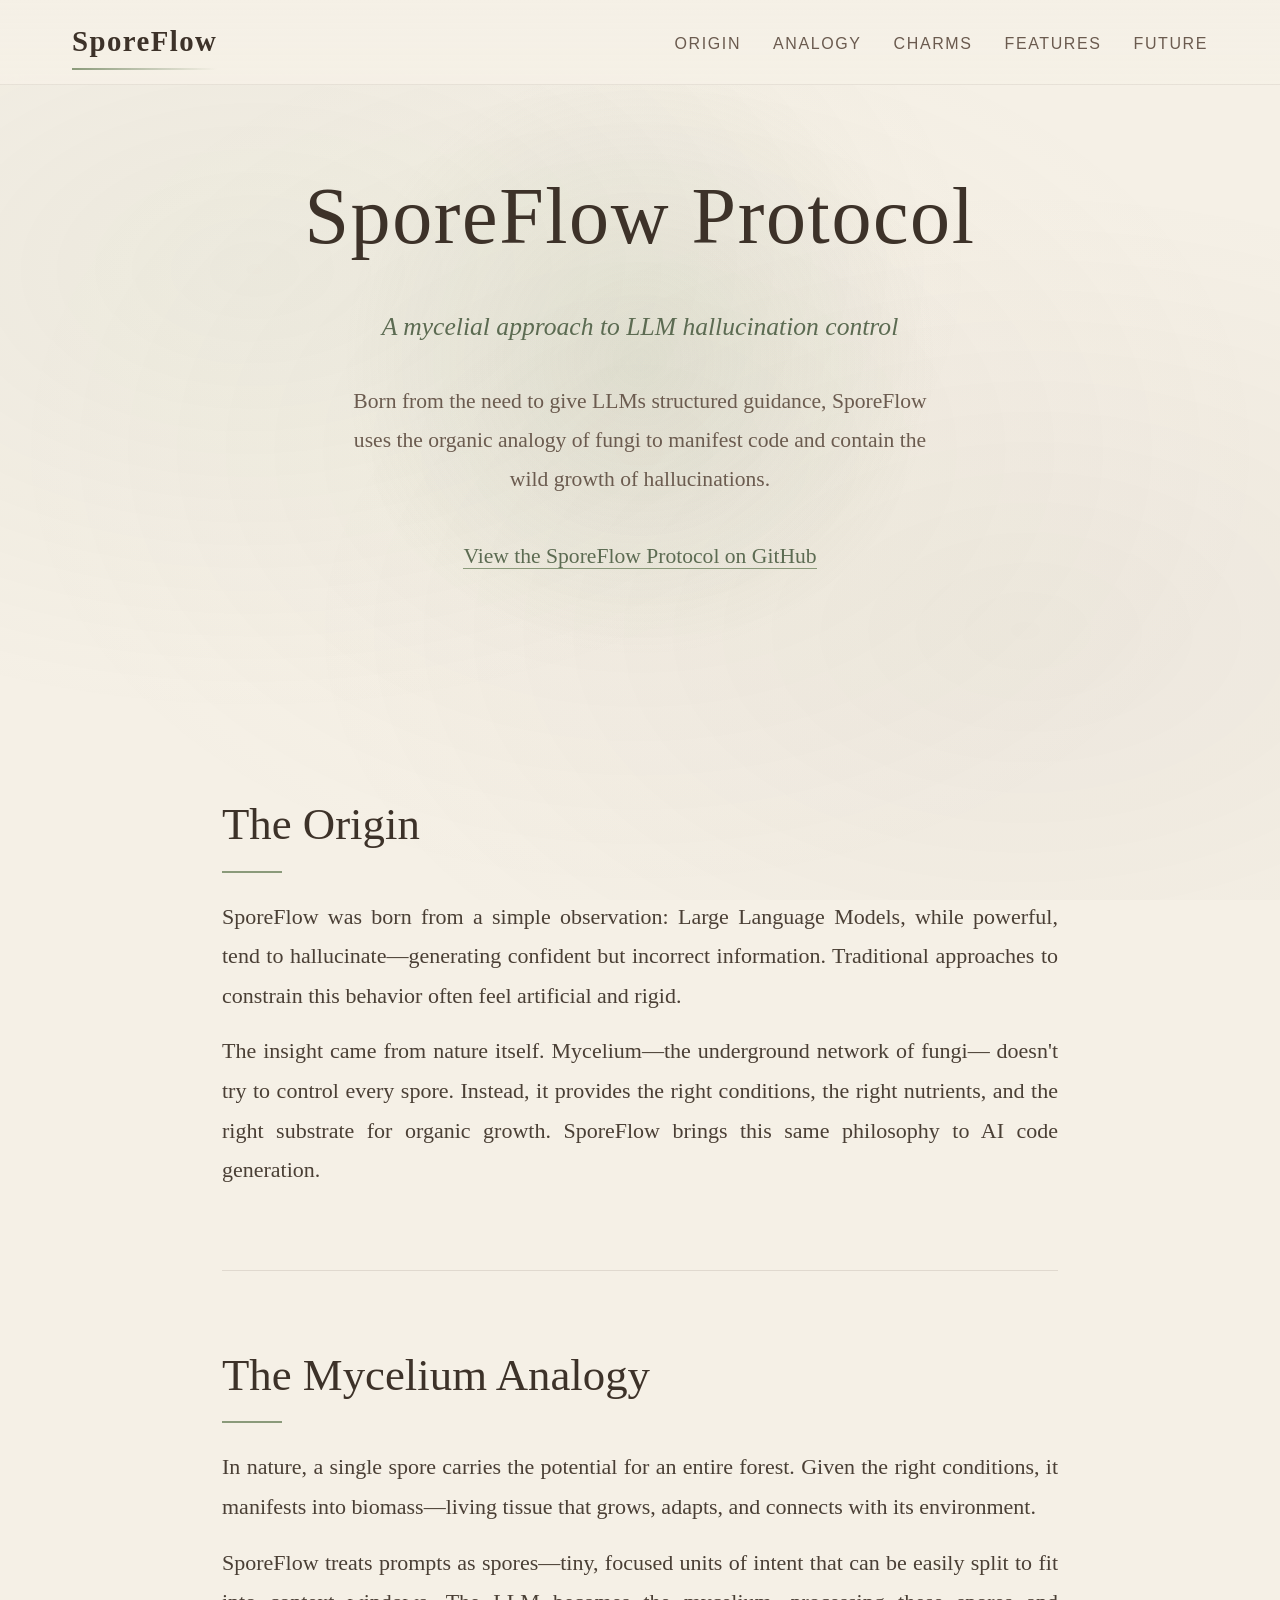
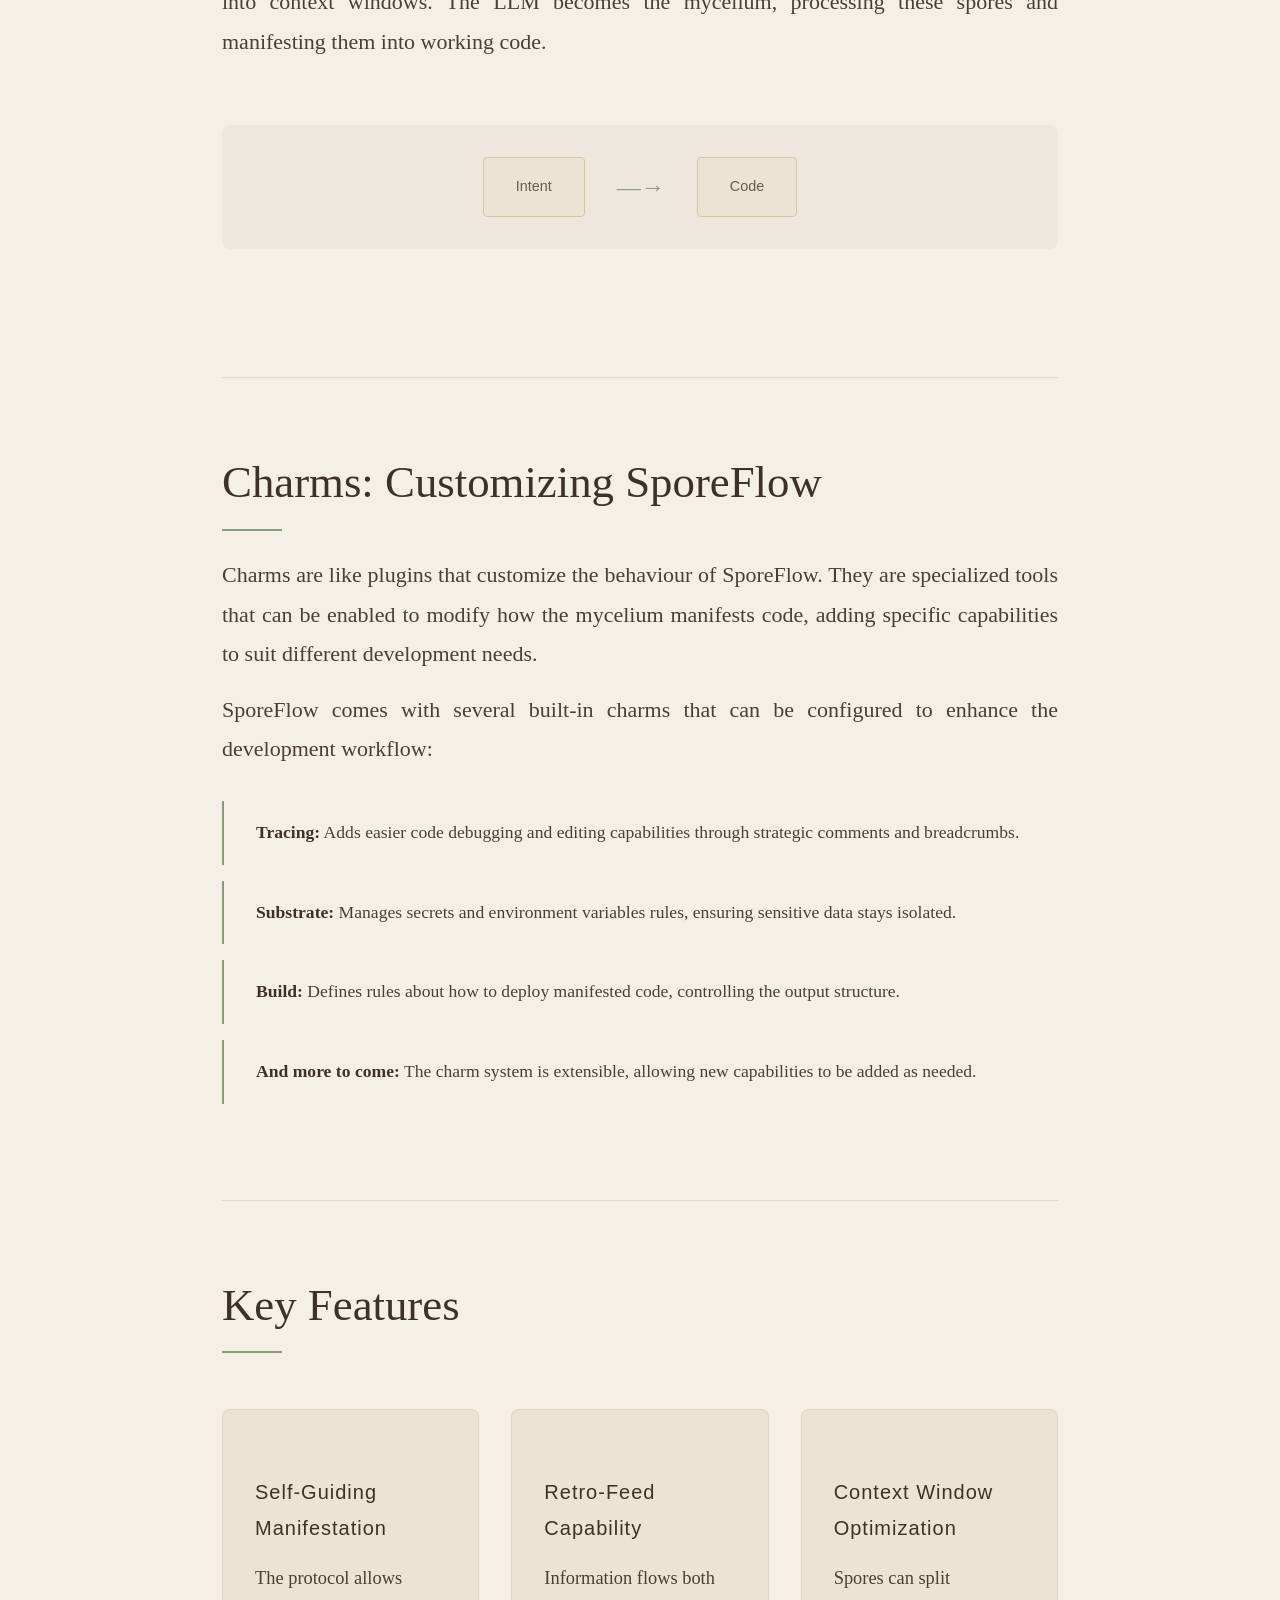
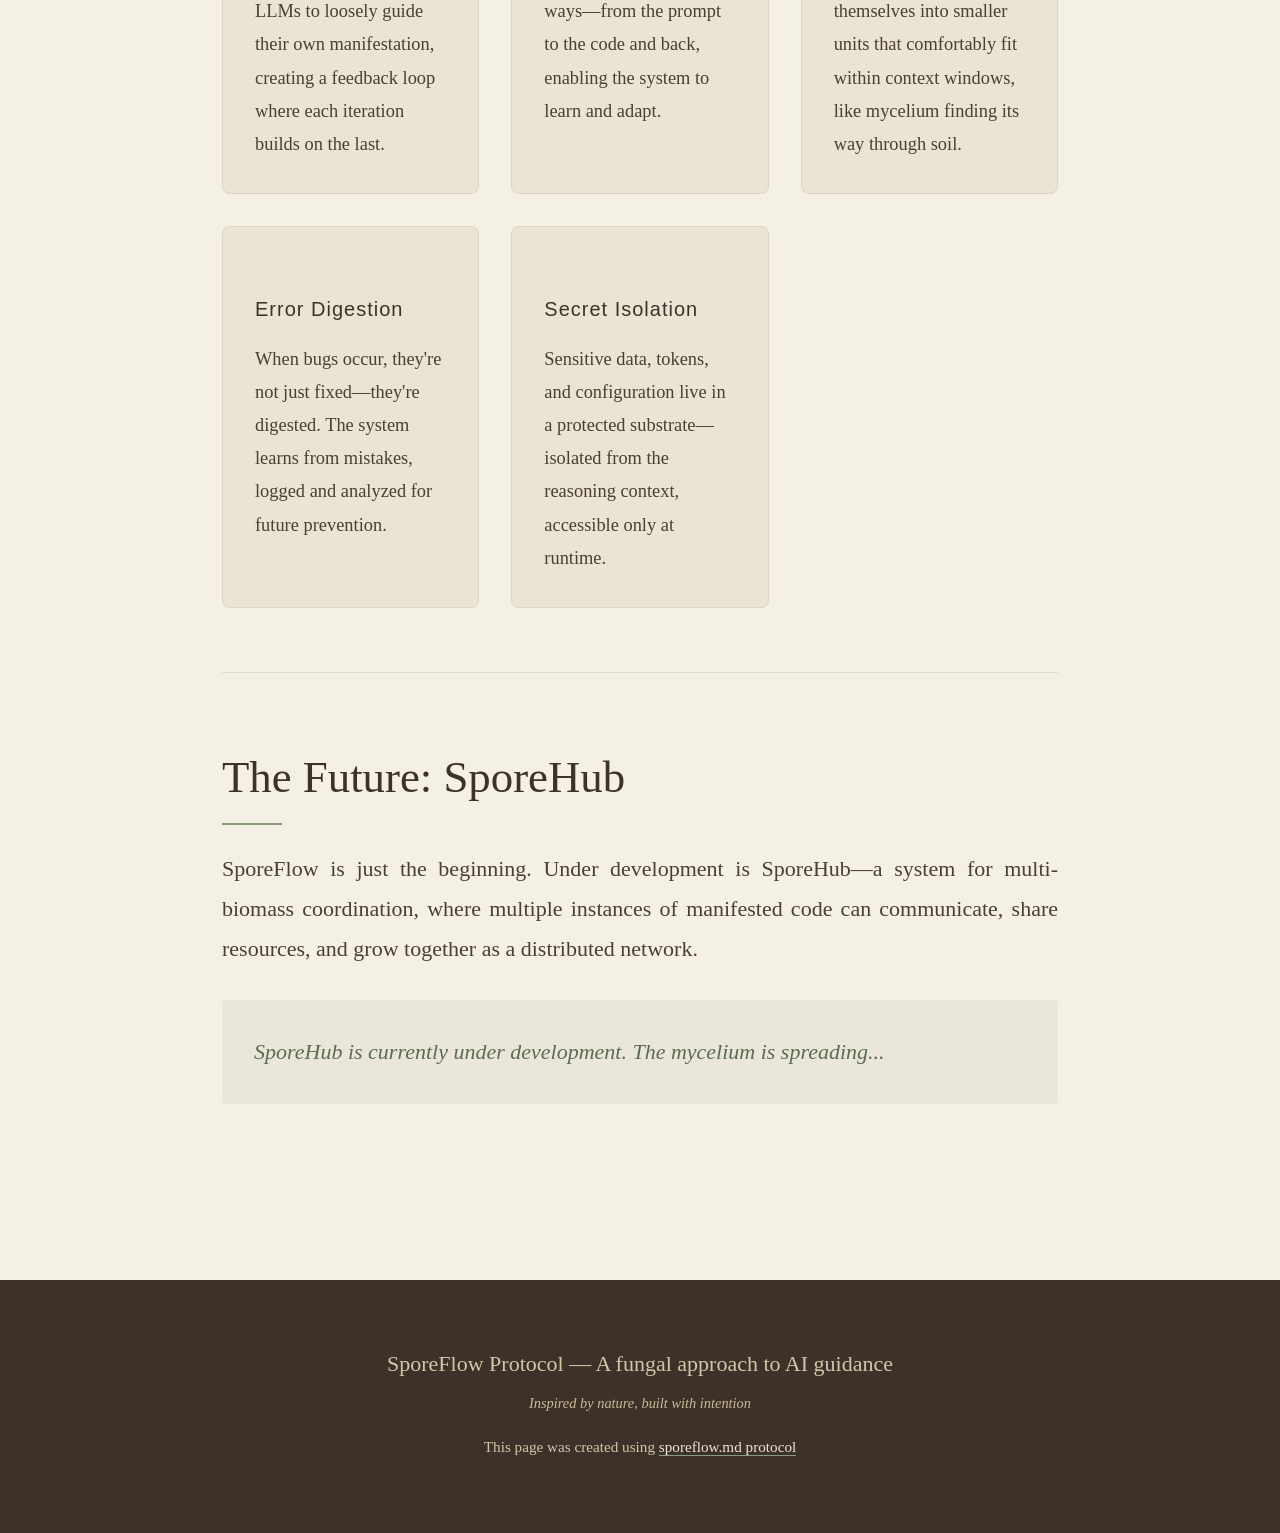
<file: docs/index.html>
<!DOCTYPE html>
<html lang="en">
<head>
    <meta charset="UTF-8">
    <meta name="viewport" content="width=device-width, initial-scale=1.0">
    <title>SporeFlow Protocol</title>
    <link rel="stylesheet" href="styles.css">
    <meta name="google-site-verification" content="V6Cr7Nw7FHJvqE784ZtdNrOef--oNjlb9UMjURaBRM0" />
</head>
<body>
    <header class="header">
        <nav class="nav">
            <div class="logo">SporeFlow</div>
            <ul class="nav-links">
                <li><a href="#origin">Origin</a></li>
                <li><a href="#analogy">Analogy</a></li>
                <li><a href="#charms">Charms</a></li>
                <li><a href="#features">Features</a></li>
                <li><a href="#future">Future</a></li>
            </ul>
        </nav>
    </header>

    <section class="hero">
        <div class="hero-content">
            <h1>SporeFlow Protocol</h1>
            <p class="tagline">A mycelial approach to LLM hallucination control</p>
            <p class="hero-description">
                Born from the need to give LLMs structured guidance, SporeFlow uses the organic 
                analogy of fungi to manifest code and contain the wild growth of hallucinations.
                <br><br>
                <a href="https://github.com/sporeflowmd-coder/sporeflow" class="repo-link" target="_blank">View the SporeFlow Protocol on GitHub</a>
            </p>
        </div>
    </section>

    <main class="content">
        <section id="origin" class="section">
            <h2>The Origin</h2>
            <p>
                SporeFlow was born from a simple observation: Large Language Models, while powerful, 
                tend to hallucinate&mdash;generating confident but incorrect information. Traditional 
                approaches to constrain this behavior often feel artificial and rigid.
            </p>
            <p>
                The insight came from nature itself. Mycelium&mdash;the underground network of fungi&mdash; 
                doesn't try to control every spore. Instead, it provides the right conditions, the right 
                nutrients, and the right substrate for organic growth. SporeFlow brings this same 
                philosophy to AI code generation.
            </p>
        </section>

        <section id="analogy" class="section">
            <h2>The Mycelium Analogy</h2>
            <p>
                In nature, a single spore carries the potential for an entire forest. Given the right 
                conditions, it manifests into biomass&mdash;living tissue that grows, adapts, and 
                connects with its environment.
            </p>
            <p>
                SporeFlow treats prompts as spores&mdash;tiny, focused units of intent that can be 
                easily split to fit into context windows. The LLM becomes the mycelium, processing 
                these spores and manifesting them into working code.
            </p>
            <div class="analogy-visual">
                <div class="spore">Intent</div>
                <div class="hyphae">&mdash;→</div>
                <div class="biomass">Code</div>
            </div>
        </section>

        <section id="charms" class="section">
            <h2>Charms: Customizing SporeFlow</h2>
            <p>
                Charms are like plugins that customize the behaviour of SporeFlow. They are 
                specialized tools that can be enabled to modify how the mycelium manifests code, 
                adding specific capabilities to suit different development needs.
            </p>
            <p>
                SporeFlow comes with several built-in charms that can be configured to enhance 
                the development workflow:
            </p>
            
            <ul class="charm-categories">
                <li><strong>Tracing:</strong> Adds easier code debugging and editing capabilities through strategic comments and breadcrumbs.</li>
                <li><strong>Substrate:</strong> Manages secrets and environment variables rules, ensuring sensitive data stays isolated.</li>
                <li><strong>Build:</strong> Defines rules about how to deploy manifested code, controlling the output structure.</li>
                <li><strong>And more to come:</strong> The charm system is extensible, allowing new capabilities to be added as needed.</li>
            </ul>
        </section>

        <section id="features" class="section">
            <h2>Key Features</h2>
            <div class="features-grid">
                <div class="feature">
                    <h3>Self-Guiding Manifestation</h3>
                    <p>
                        The protocol allows LLMs to loosely guide their own manifestation, creating 
                        a feedback loop where each iteration builds on the last.
                    </p>
                </div>
                <div class="feature">
                    <h3>Retro-Feed Capability</h3>
                    <p>
                        Information flows both ways&mdash;from the prompt to the code and back, 
                        enabling the system to learn and adapt.
                    </p>
                </div>
                <div class="feature">
                    <h3>Context Window Optimization</h3>
                    <p>
                        Spores can split themselves into smaller units that comfortably fit within 
                        context windows, like mycelium finding its way through soil.
                    </p>
                </div>
                <div class="feature">
                    <h3>Error Digestion</h3>
                    <p>
                        When bugs occur, they're not just fixed&mdash;they're digested. The system 
                        learns from mistakes, logged and analyzed for future prevention.
                    </p>
                </div>
                <div class="feature">
                    <h3>Secret Isolation</h3>
                    <p>
                        Sensitive data, tokens, and configuration live in a protected substrate&mdash; 
                        isolated from the reasoning context, accessible only at runtime.
                    </p>
                </div>
            </div>
        </section>

        <section id="future" class="section">
            <h2>The Future: SporeHub</h2>
            <p>
                SporeFlow is just the beginning. Under development is SporeHub&mdash;a system for 
                multi-biomass coordination, where multiple instances of manifested code can communicate, 
                share resources, and grow together as a distributed network.
            </p>
            <p class="coming-soon">
                SporeHub is currently under development. The mycelium is spreading...
            </p>
        </section>
    </main>

    <footer class="footer">
        <p>SporeFlow Protocol &mdash; A fungal approach to AI guidance</p>
        <p class="credits">
            Inspired by nature, built with intention
        </p>
        <p class="protocol-credit">
            This page was created using <a href="https://github.com/sporeflowmd-coder/landing-page" target="_blank">sporeflow.md protocol</a>
        </p>
    </footer>
</body>
</html>
</file>
<file: docs/styles.css>
/* SporeFlow Styles - Organic Fungal Aesthetic */

/* CSS Custom Properties */
:root {
    /* Earth tones & mushroom colors */
    --color-cream: #f5f0e6;
    --color-parchment: #ebe3d4;
    --color-sand: #d4c5a9;
    --color-mushroom: #c9b896;
    --color-brown: #6b5b4f;
    --color-dark-brown: #4a3f35;
    --color-bark: #3d3229;
    --color-subtle-green: #8a9a7a;
    --color-moss: #5c6b52;
    
    /* Typography */
    --font-primary: 'Georgia', 'Times New Roman', serif;
    --font-secondary: 'Helvetica Neue', 'Arial', sans-serif;
    
    /* Spacing */
    --space-xs: 0.5rem;
    --space-sm: 1rem;
    --space-md: 2rem;
    --space-lg: 4rem;
    --space-xl: 6rem;
}

/* Reset & Base */
*, *::before, *::after {
    box-sizing: border-box;
    margin: 0;
    padding: 0;
}

html {
    scroll-behavior: smooth;
}

body {
    font-family: var(--font-primary);
    background-color: var(--color-cream);
    color: var(--color-dark-brown);
    line-height: 1.8;
    font-size: clamp(19px, 2.5vw, 22px);
}

/* Organic background pattern */
body::before {
    content: '';
    position: fixed;
    top: 0;
    left: 0;
    right: 0;
    bottom: 0;
    background-image: 
        radial-gradient(ellipse at 20% 30%, rgba(138, 154, 122, 0.08) 0%, transparent 50%),
        radial-gradient(ellipse at 80% 70%, rgba(107, 91, 79, 0.06) 0%, transparent 50%),
        radial-gradient(ellipse at 50% 50%, rgba(201, 184, 150, 0.05) 0%, transparent 70%);
    pointer-events: none;
    z-index: -1;
}

/* Header */
.header {
    position: fixed;
    top: 0;
    left: 0;
    right: 0;
    background: linear-gradient(to bottom, var(--color-cream) 0%, rgba(245, 240, 230, 0.95) 100%);
    backdrop-filter: blur(10px);
    z-index: 1000;
    border-bottom: 1px solid rgba(107, 91, 79, 0.1);
}

.nav {
    max-width: 1200px;
    margin: 0 auto;
    padding: var(--space-sm) var(--space-md);
    display: flex;
    justify-content: space-between;
    align-items: center;
}

.logo {
    font-size: 1.8rem;
    font-weight: bold;
    color: var(--color-bark);
    letter-spacing: 0.05em;
    position: relative;
}

.logo::after {
    content: '';
    position: absolute;
    bottom: -2px;
    left: 0;
    right: 0;
    height: 2px;
    background: linear-gradient(90deg, var(--color-subtle-green), transparent);
}

.nav-links {
    display: flex;
    list-style: none;
    gap: var(--space-md);
}

.nav-links a {
    color: var(--color-brown);
    text-decoration: none;
    font-family: var(--font-secondary);
    font-size: 1rem;
    text-transform: uppercase;
    letter-spacing: 0.1em;
    transition: color 0.3s ease;
    position: relative;
}

.nav-links a::after {
    content: '';
    position: absolute;
    bottom: -4px;
    left: 50%;
    width: 0;
    height: 1px;
    background: var(--color-subtle-green);
    transition: width 0.3s ease, left 0.3s ease;
}

.nav-links a:hover {
    color: var(--color-bark);
}

.nav-links a:hover::after {
    width: 100%;
    left: 0;
}

/* Hero Section */
.hero {
    min-height: 80vh;
    display: flex;
    align-items: center;
    justify-content: center;
    text-align: center;
    padding: var(--space-xl) var(--space-md);
    position: relative;
    overflow: hidden;
}

.hero::before {
    content: '';
    position: absolute;
    top: 50%;
    left: 50%;
    transform: translate(-50%, -50%);
    width: 600px;
    height: 600px;
    background: radial-gradient(circle, rgba(138, 154, 122, 0.15) 0%, transparent 70%);
    border-radius: 50%;
    animation: pulse 8s ease-in-out infinite;
}

@keyframes pulse {
    0%, 100% { transform: translate(-50%, -50%) scale(1); opacity: 0.5; }
    50% { transform: translate(-50%, -50%) scale(1.1); opacity: 0.8; }
}

.hero-content {
    position: relative;
    max-width: 800px;
    z-index: 1;
}

.hero h1 {
    font-size: clamp(2.8rem, 9vw, 5rem);
    font-weight: normal;
    color: var(--color-bark);
    margin-bottom: var(--space-sm);
    letter-spacing: 0.02em;
}

.tagline {
    font-size: 1.6rem;
    color: var(--color-moss);
    font-style: italic;
    margin-bottom: var(--space-md);
}

.hero-description {
    font-size: 1.35rem;
    color: var(--color-brown);
    max-width: 600px;
    margin: 0 auto;
}

.repo-link {
    color: var(--color-moss);
    text-decoration: none;
    font-weight: 500;
    border-bottom: 1px solid var(--color-subtle-green);
    transition: color 0.3s ease, border-color 0.3s ease;
}

.repo-link:hover {
    color: var(--color-bark);
    border-color: var(--color-bark);
}

/* Content Sections */
.content {
    max-width: 900px;
    margin: 0 auto;
    padding: 0 var(--space-md);
}

.section {
    padding: var(--space-lg) 0;
    border-bottom: 1px solid rgba(107, 91, 79, 0.15);
}

.section:last-of-type {
    border-bottom: none;
}

.section h2 {
    font-size: clamp(2rem, 5vw, 2.8rem);
    font-weight: normal;
    color: var(--color-bark);
    margin-bottom: var(--space-md);
    position: relative;
    display: inline-block;
}

.section h2::after {
    content: '';
    position: absolute;
    bottom: -8px;
    left: 0;
    width: 60px;
    height: 2px;
    background: var(--color-subtle-green);
}

.section p {
    margin-bottom: var(--space-sm);
    text-align: justify;
}

/* Analogy Visual */
.analogy-visual {
    display: flex;
    align-items: center;
    justify-content: center;
    gap: var(--space-md);
    margin: var(--space-lg) 0;
    padding: var(--space-md);
    background: rgba(107, 91, 79, 0.05);
    border-radius: 8px;
}

.spore, .biomass {
    padding: var(--space-sm) var(--space-md);
    background: var(--color-parchment);
    border: 1px solid var(--color-sand);
    border-radius: 4px;
    font-family: var(--font-secondary);
    font-size: 0.9rem;
    color: var(--color-brown);
}

.hyphae {
    font-size: 1.5rem;
    color: var(--color-subtle-green);
    animation: flow 2s ease-in-out infinite;
}

@keyframes flow {
    0%, 100% { transform: translateX(0); }
    50% { transform: translateX(5px); }
}

/* Charms Section */
.section h3 {
    font-size: 1.5rem;
    color: var(--color-bark);
    margin-top: var(--space-md);
    margin-bottom: var(--space-sm);
    font-family: var(--font-secondary);
}

.charm-examples {
    display: grid;
    grid-template-columns: repeat(auto-fit, minmax(280px, 1fr));
    gap: var(--space-md);
    margin: var(--space-md) 0;
}

.charm-example {
    background: var(--color-bark);
    border-radius: 6px;
    padding: var(--space-md);
    overflow: hidden;
}

.charm-example h4 {
    color: var(--color-subtle-green);
    font-family: var(--font-secondary);
    font-size: 0.95rem;
    text-transform: uppercase;
    letter-spacing: 0.1em;
    margin-bottom: var(--space-sm);
}

.charm-example pre {
    margin: 0;
    overflow-x: auto;
}

.charm-example code {
    font-family: 'Courier New', monospace;
    font-size: 0.85rem;
    color: var(--color-parchment);
    line-height: 1.6;
    white-space: pre-wrap;
    word-break: break-all;
}

.charm-categories {
    list-style: none;
    padding: 0;
    margin: var(--space-md) 0;
}

.charm-categories li {
    padding: var(--space-sm) 0;
    padding-left: var(--space-md);
    border-left: 2px solid var(--color-subtle-green);
    margin-bottom: var(--space-sm);
    font-size: 1.1rem;
}

.charm-categories li strong {
    color: var(--color-bark);
}

/* Features Grid */
.features-grid {
    display: grid;
    grid-template-columns: repeat(auto-fit, minmax(250px, 1fr));
    gap: var(--space-md);
    margin-top: var(--space-md);
}

.feature {
    padding: var(--space-md);
    background: var(--color-parchment);
    border-radius: 8px;
    border: 1px solid rgba(107, 91, 79, 0.1);
    transition: transform 0.3s ease, box-shadow 0.3s ease;
}

.feature:hover {
    transform: translateY(-4px);
    box-shadow: 0 8px 24px rgba(107, 91, 79, 0.15);
}

.feature h3 {
    font-size: 1.25rem;
    font-weight: normal;
    color: var(--color-bark);
    margin-bottom: var(--space-sm);
    font-family: var(--font-secondary);
    letter-spacing: 0.05em;
}

.feature p {
    font-size: 1.15rem;
    text-align: left;
    margin-bottom: 0;
}

/* Future Section */
.coming-soon {
    font-style: italic;
    color: var(--color-moss);
    text-align: center;
    padding: var(--space-md);
    background: rgba(138, 154, 122, 0.1);
    border-radius: 4px;
    margin-top: var(--space-md);
}

/* Footer */
.footer {
    text-align: center;
    padding: var(--space-lg) var(--space-md);
    background: var(--color-bark);
    color: var(--color-sand);
    margin-top: var(--space-xl);
}

.footer p {
    margin-bottom: var(--space-xs);
}

.credits {
    font-style: italic;
    font-size: 0.9rem;
    color: var(--color-mushroom);
}

.protocol-credit {
    margin-top: var(--space-sm);
    font-size: 0.95rem;
}

.protocol-credit a {
    color: var(--color-parchment);
    text-decoration: none;
    border-bottom: 1px solid var(--color-subtle-green);
    transition: color 0.3s ease, border-color 0.3s ease;
}

.protocol-credit a:hover {
    color: var(--color-cream);
    border-color: var(--color-cream);
}

/* Responsive */
@media (max-width: 1024px) {
    .content {
        max-width: 700px;
        padding: 0 var(--space-sm);
    }
    
    .section {
        padding: var(--space-lg) var(--space-sm);
    }
}

@media (max-width: 768px) {
    .nav {
        flex-direction: column;
        gap: var(--space-sm);
        padding: var(--space-sm);
    }
    
    .nav-links {
        gap: var(--space-sm);
        flex-wrap: wrap;
        justify-content: center;
    }
    
    .nav-links a {
        font-size: 0.85rem;
        padding: var(--space-xs) var(--space-xs);
    }
    
    .hero {
        min-height: 60vh;
        padding: var(--space-lg) var(--space-md);
    }
    
    .hero h1 {
        font-size: clamp(2rem, 10vw, 3rem);
    }
    
    .tagline {
        font-size: 1.2rem;
    }
    
    .hero-description {
        font-size: 1.1rem;
    }
    
    .section {
        padding: var(--space-md) 0;
    }
    
    .section h2 {
        font-size: 1.8rem;
    }
    
    .section p {
        text-align: left;
    }
    
    .features-grid {
        grid-template-columns: 1fr;
    }
    
    .analogy-visual {
        flex-direction: column;
        gap: var(--space-sm);
    }
    
    .hyphae {
        transform: rotate(90deg);
    }
}

@media (max-width: 480px) {
    :root {
        --space-md: 1.5rem;
        --space-lg: 2.5rem;
    }
    
    body {
        font-size: 18px;
    }
    
    .hero h1 {
        font-size: 2.2rem;
    }
    
    .tagline {
        font-size: 1.3rem;
    }
    
    .hero-description {
        font-size: 1.1rem;
    }
    
    .feature {
        padding: var(--space-sm);
    }
    
    .feature p {
        font-size: 1rem;
    }
    
    .charm-examples {
        grid-template-columns: 1fr;
    }
}
</file>
